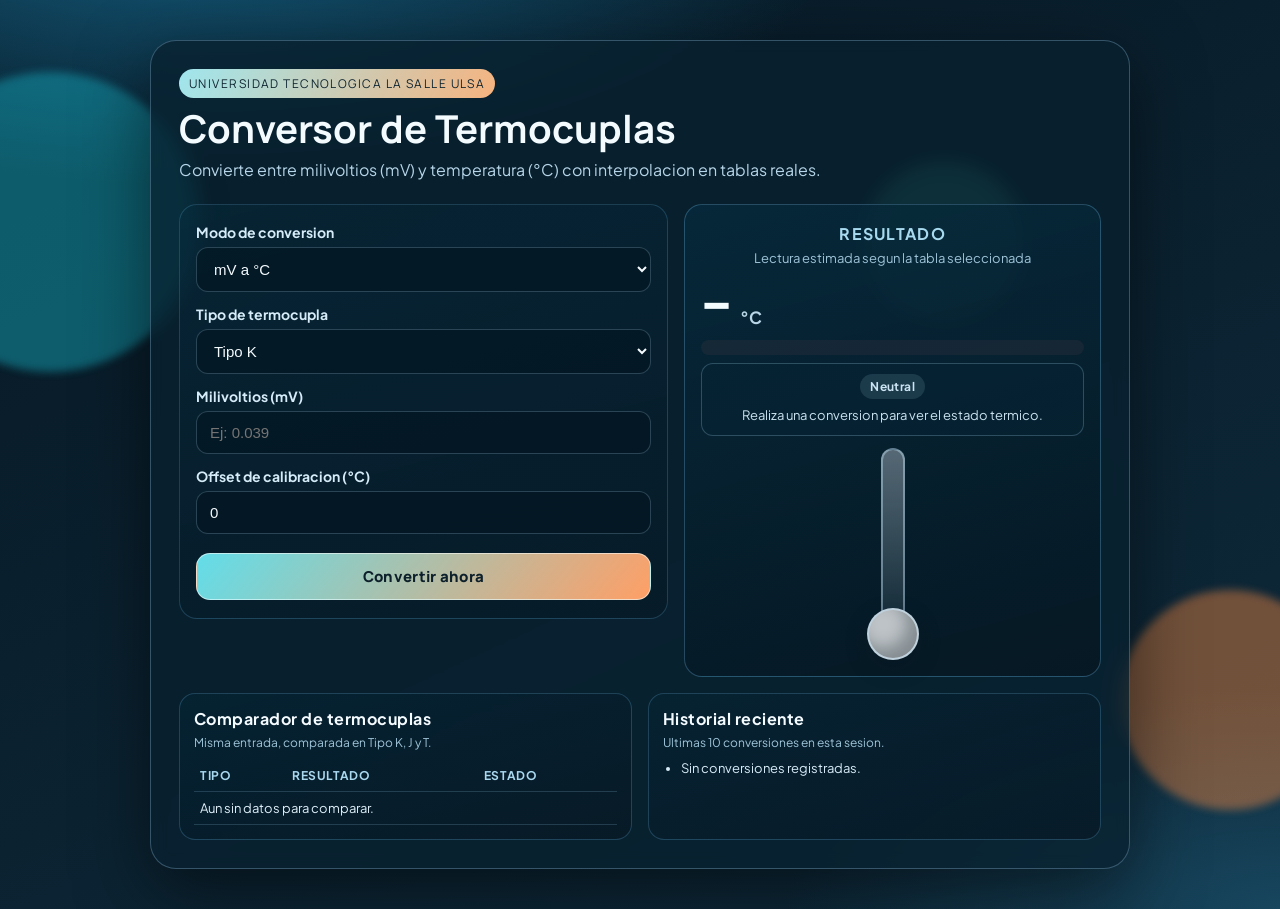
<file: index.html>
<!DOCTYPE html>
<html lang="es">
<head>
    <meta charset="UTF-8">
    <meta name="viewport" content="width=device-width, initial-scale=1.0">
    <title>Conversor de Termocuplas</title>
    <link rel="stylesheet" href="style.css">
</head>
<body>
    <div class="fondo fondo-1" aria-hidden="true"></div>
    <div class="fondo fondo-2" aria-hidden="true"></div>
    <div class="fondo fondo-3" aria-hidden="true"></div>

    <main class="contenedor" role="main">
        <header class="encabezado">
            <span class="chip">Universidad Tecnologica La Salle ULSA</span>
            <h1>Conversor de Termocuplas</h1>
            <p>Convierte entre milivoltios (mV) y temperatura (°C) con interpolacion en tablas reales.</p>
        </header>

        <div class="paneles">
            <section class="formulario" aria-label="Formulario de conversion">
                <div class="campo">
                    <label for="modo">Modo de conversion</label>
                    <select id="modo" onchange="actualizarModo()">
                        <option value="mv_a_temp">mV a °C</option>
                        <option value="temp_a_mv">°C a mV</option>
                    </select>
                </div>

                <div class="campo">
                    <label for="tipo">Tipo de termocupla</label>
                    <select id="tipo">
                        <option value="k">Tipo K</option>
                        <option value="j">Tipo J</option>
                        <option value="t">Tipo T</option>
                    </select>
                </div>

                <div class="campo">
                    <label id="entrada-label" for="entrada">Milivoltios (mV)</label>
                    <input type="number" id="entrada" step="0.001" placeholder="Ej: 0.039">
                </div>

                <div class="campo">
                    <label id="offset-label" for="offset">Offset de calibracion (°C)</label>
                    <input type="number" id="offset" step="0.1" value="0" placeholder="Ej: 1.5">
                </div>

                <button type="button" class="btn-primary" onclick="ejecutarConversion()">Convertir ahora</button>
            </section>

            <section id="resultado" class="resultado" aria-live="polite">
                <div class="resultado-header">
                    <h2>Resultado</h2>
                    <p class="subresultado">Lectura estimada segun la tabla seleccionada</p>
                </div>

                <div class="lectura">
                    <span id="temp-valor">--</span>
                    <span id="resultado-unidad" class="unidad">°C</span>
                </div>
                <p id="error-msg" class="error"></p>

                <div class="estado-box">
                    <span id="estado-badge" class="estado-badge estado-neutral">Sin evaluar</span>
                    <p id="estado-texto" class="estado-texto">Realiza una conversion para ver el estado termico.</p>
                    <p id="ajuste-info" class="ajuste-info"></p>
                </div>

                <div id="termometro-container" class="termometro-container">
                    <div class="tubo">
                        <div id="liquido" class="liquido"></div>
                    </div>
                    <div id="bulbo" class="bulbo"></div>
                </div>
            </section>
        </div>

        <section class="extras" aria-label="Panel de comparacion e historial">
            <div class="comparador">
                <h3>Comparador de termocuplas</h3>
                <p class="extras-sub">Misma entrada, comparada en Tipo K, J y T.</p>
                <div class="tabla-wrap">
                    <table>
                        <thead>
                            <tr>
                                <th>Tipo</th>
                                <th>Resultado</th>
                                <th>Estado</th>
                            </tr>
                        </thead>
                        <tbody id="comparacion-body">
                            <tr>
                                <td colspan="3">Aun sin datos para comparar.</td>
                            </tr>
                        </tbody>
                    </table>
                </div>
            </div>

            <div class="historial">
                <h3>Historial reciente</h3>
                <p class="extras-sub">Ultimas 10 conversiones en esta sesion.</p>
                <ul id="historial-lista" class="historial-lista">
                    <li>Sin conversiones registradas.</li>
                </ul>
            </div>
        </section>
    </main>

    <script src="script.js"></script>
</body>
</html>
</file>
<file: style.css>
@import url('https://fonts.googleapis.com/css2?family=Manrope:wght@500;700;800&family=Plus+Jakarta+Sans:wght@400;600;700&display=swap');

:root {
    --fondo-base: #071824;
    --fondo-sec: #0e2a3b;
    --panel: rgba(8, 32, 47, 0.78);
    --borde: rgba(173, 220, 255, 0.28);
    --texto: #f4fbff;
    --texto-suave: #b7d5e8;
    --acento: #0db5c8;
    --acento-2: #ff8c42;
    --error: #ff7f7f;
    --sombra: 0 22px 70px rgba(0, 0, 0, 0.5);
}

* {
    box-sizing: border-box;
}

body {
    font-family: 'Plus Jakarta Sans', sans-serif;
    margin: 0;
    min-height: 100vh;
    display: grid;
    place-items: center;
    padding: 40px 16px;
    color: var(--texto);
    background:
        radial-gradient(1200px 500px at 15% -10%, #155f81 0%, transparent 55%),
        radial-gradient(900px 400px at 100% 100%, #17465e 0%, transparent 55%),
        linear-gradient(155deg, var(--fondo-base), var(--fondo-sec));
    overflow-x: hidden;
}

.fondo {
    position: fixed;
    border-radius: 999px;
    z-index: -1;
    filter: blur(4px);
    opacity: 0.42;
    animation: orbitar 12s ease-in-out infinite;
}

.fondo-1 {
    width: 300px;
    height: 300px;
    top: 8%;
    left: -100px;
    background: #17b7ca;
}

.fondo-2 {
    width: 220px;
    height: 220px;
    bottom: 10%;
    right: -60px;
    background: #ff8c42;
    animation-delay: 2s;
}

.fondo-3 {
    width: 160px;
    height: 160px;
    top: 18%;
    right: 20%;
    background: #3fc1a5;
    animation-delay: 4s;
}

.contenedor {
    width: min(980px, 100%);
    padding: 28px;
    border-radius: 26px;
    border: 1px solid var(--borde);
    background: var(--panel);
    box-shadow: var(--sombra);
    backdrop-filter: blur(8px);
}

.encabezado,
.formulario,
.resultado {
    animation: aparecer 650ms ease both;
}

.formulario {
    animation-delay: 120ms;
}

.resultado {
    animation-delay: 240ms;
}

.chip {
    font-family: 'Manrope', sans-serif;
    display: inline-block;
    font-size: 12px;
    letter-spacing: 0.12em;
    text-transform: uppercase;
    color: #0f2530;
    background: linear-gradient(120deg, #9fe6ee, #f6b37f);
    padding: 6px 10px;
    border-radius: 999px;
}

h1 {
    margin: 10px 0 8px;
    font-family: 'Manrope', sans-serif;
    font-size: clamp(1.8rem, 4.6vw, 2.4rem);
    line-height: 1.1;
}

.encabezado p {
    margin: 0 0 22px;
    color: var(--texto-suave);
    line-height: 1.5;
}

h3 {
    margin: 0;
    font-size: 1rem;
    letter-spacing: 0.03em;
}

.paneles {
    display: grid;
    grid-template-columns: minmax(320px, 1.08fr) minmax(300px, 0.92fr);
    gap: 16px;
    align-items: start;
}

.formulario {
    display: grid;
    gap: 13px;
    margin-top: 0;
    padding: 18px 16px;
    border-radius: 18px;
    border: 1px solid rgba(122, 205, 255, 0.2);
    background: linear-gradient(165deg, rgba(5, 43, 61, 0.48), rgba(7, 23, 35, 0.52));
}

.campo {
    display: grid;
    gap: 6px;
}

label {
    color: #d6ebf8;
    font-weight: 700;
    font-size: 14px;
}

select,
input {
    width: 100%;
    border-radius: 12px;
    border: 1px solid rgba(184, 224, 255, 0.22);
    background: rgba(5, 24, 35, 0.7);
    color: var(--texto);
    padding: 12px 13px;
    font-size: 15px;
    transition: border-color 220ms ease, box-shadow 220ms ease, transform 220ms ease;
}

select:focus,
input:focus {
    outline: none;
    border-color: var(--acento);
    box-shadow: 0 0 0 3px rgba(13, 181, 200, 0.22);
    transform: translateY(-1px);
}

button {
    margin-top: 6px;
    border: 1px solid rgba(243, 255, 255, 0.6);
    border-radius: 14px;
    padding: 12px 16px;
    font-family: 'Manrope', sans-serif;
    font-size: 15px;
    font-weight: 800;
    letter-spacing: 0.02em;
    cursor: pointer;
    color: #0c1f2a;
    background: linear-gradient(130deg, #62dde9, #ff9f66);
    transition: transform 220ms ease, box-shadow 220ms ease, filter 220ms ease;
    -webkit-appearance: none;
    appearance: none;
}

button:hover {
    transform: translateY(-2px);
    filter: saturate(1.08);
    box-shadow: 0 10px 24px rgba(247, 151, 94, 0.28);
}

.resultado {
    margin-top: 0;
    border-radius: 18px;
    border: 1px solid rgba(122, 205, 255, 0.28);
    background: linear-gradient(165deg, rgba(6, 43, 61, 0.78), rgba(7, 23, 35, 0.88));
    padding: 18px 16px 16px;
    text-align: center;
    min-height: 380px;
    display: flex;
    flex-direction: column;
    justify-content: space-between;
}

.resultado-header h2 {
    margin: 0;
    font-size: 1rem;
    text-transform: uppercase;
    letter-spacing: 0.08em;
    color: #a8daef;
}

.subresultado {
    margin: 6px 0 0;
    color: #9fc4d8;
    font-size: 13px;
}

.lectura {
    margin-top: 8px;
    display: inline-flex;
    align-items: baseline;
    gap: 8px;
}

#temp-valor {
    font-family: 'Manrope', sans-serif;
    font-size: clamp(2.4rem, 7vw, 3.6rem);
    font-weight: 800;
    line-height: 1;
}

.unidad {
    color: #b9d6e8;
    font-weight: 700;
    font-size: 1.05rem;
}

.oculto {
    visibility: hidden;
    opacity: 0;
    pointer-events: none;
}

.error {
    color: var(--error);
    min-height: 1.2em;
    margin: 8px 0 0;
    font-size: 13px;
}

.estado-box {
    margin-top: 8px;
    padding: 10px 10px 8px;
    border-radius: 12px;
    border: 1px solid rgba(164, 211, 238, 0.25);
    background: rgba(8, 38, 55, 0.45);
}

.estado-badge {
    display: inline-block;
    padding: 5px 10px;
    border-radius: 999px;
    font-size: 12px;
    font-weight: 700;
    letter-spacing: 0.03em;
}

.estado-neutral {
    color: #cbe3f2;
    background: rgba(114, 154, 177, 0.2);
}

.estado-normal {
    color: #0f3d31;
    background: #7dd7ad;
}

.estado-advertencia {
    color: #4c3408;
    background: #ffd27a;
}

.estado-peligro {
    color: #4a1111;
    background: #ff9a9a;
}

.estado-texto {
    margin: 8px 0 0;
    color: #cae2f0;
    font-size: 13px;
}

.ajuste-info {
    margin: 4px 0 0;
    color: #95bdd2;
    font-size: 12px;
}

.termometro-container {
    display: flex;
    flex-direction: column;
    align-items: center;
    margin-top: 12px;
}

.tubo {
    width: 24px;
    height: 170px;
    background: linear-gradient(180deg, rgba(242, 250, 255, 0.34), rgba(169, 204, 230, 0.1));
    border: 2px solid rgba(194, 227, 246, 0.45);
    border-radius: 14px 14px 0 0;
    display: flex;
    align-items: flex-end;
    overflow: hidden;
}

.liquido {
    width: 100%;
    height: 0%;
    background: #49c7e8;
    transition: height 900ms cubic-bezier(0.2, 0.9, 0.3, 1), background-color 700ms ease;
    box-shadow: inset 0 8px 10px rgba(255, 255, 255, 0.28);
}

.bulbo {
    width: 52px;
    height: 52px;
    background: #49c7e8;
    border-radius: 50%;
    border: 2px solid rgba(194, 227, 246, 0.45);
    margin-top: -10px;
    transition: background-color 700ms ease;
    box-shadow: inset -10px -10px 16px rgba(3, 15, 23, 0.3), 0 8px 22px rgba(10, 21, 29, 0.32);
}

.extras {
    margin-top: 16px;
    display: grid;
    grid-template-columns: 1fr 1fr;
    gap: 16px;
}

.comparador,
.historial {
    padding: 14px;
    border-radius: 16px;
    border: 1px solid rgba(122, 205, 255, 0.22);
    background: linear-gradient(165deg, rgba(5, 36, 52, 0.6), rgba(7, 23, 35, 0.62));
}

.extras-sub {
    margin: 6px 0 10px;
    color: #9fc4d8;
    font-size: 12px;
}

.tabla-wrap {
    overflow-x: auto;
}

table {
    width: 100%;
    border-collapse: collapse;
    font-size: 13px;
}

th,
td {
    padding: 8px 6px;
    border-bottom: 1px solid rgba(146, 198, 231, 0.2);
    text-align: left;
}

th {
    color: #a9d8ef;
    font-size: 12px;
    text-transform: uppercase;
    letter-spacing: 0.05em;
}

td {
    color: #deeff8;
}

.historial-lista {
    margin: 0;
    padding-left: 18px;
    display: grid;
    gap: 6px;
    color: #d8ecf8;
    font-size: 13px;
    max-height: 172px;
    overflow-y: auto;
}

/* Small improvements: responsive layout and minor hover/transition polish */
@media (max-width: 880px) {
    .paneles {
        grid-template-columns: 1fr;
    }

    .extras {
        grid-template-columns: 1fr;
    }

    .contenedor {
        padding: 18px;
        border-radius: 18px;
    }
}

button {
    /* ensure buttons are clearly interactive on small screens */
    min-height: 44px;
    width: 100%;
}

table tr:hover td {
    background: rgba(13,181,200,0.04);
}

.estado-badge {
    transition: background-color 260ms ease, color 260ms ease, transform 180ms ease;
}

.estado-badge:hover {
    transform: translateY(-2px);
}

.liquido, .bulbo {
    transition: height 900ms cubic-bezier(0.2, 0.9, 0.3, 1), background-color 700ms ease, box-shadow 300ms ease;
}

/* Make error text more visible */
.error {
    padding: 6px 8px;
    border-radius: 8px;
    background: rgba(255,127,127,0.06);
}

@keyframes orbitar {
    0%,
    100% {
        transform: translateY(0) scale(1);
    }
    50% {
        transform: translateY(-18px) scale(1.04);
    }
}

@keyframes aparecer {
    from {
        opacity: 0;
        transform: translateY(10px);
    }
    to {
        opacity: 1;
        transform: translateY(0);
    }
}

@media (max-width: 600px) {
    body {
        padding: 24px 12px;
    }

    .contenedor {
        padding: 20px 16px;
        border-radius: 20px;
    }

    .paneles {
        grid-template-columns: 1fr;
        gap: 14px;
    }

    .extras {
        grid-template-columns: 1fr;
    }

    .resultado {
        min-height: auto;
        display: block;
    }

    .oculto {
        display: none;
    }

    .tubo {
        height: 146px;
    }

    .bulbo {
        width: 46px;
        height: 46px;
    }
}
</file>
